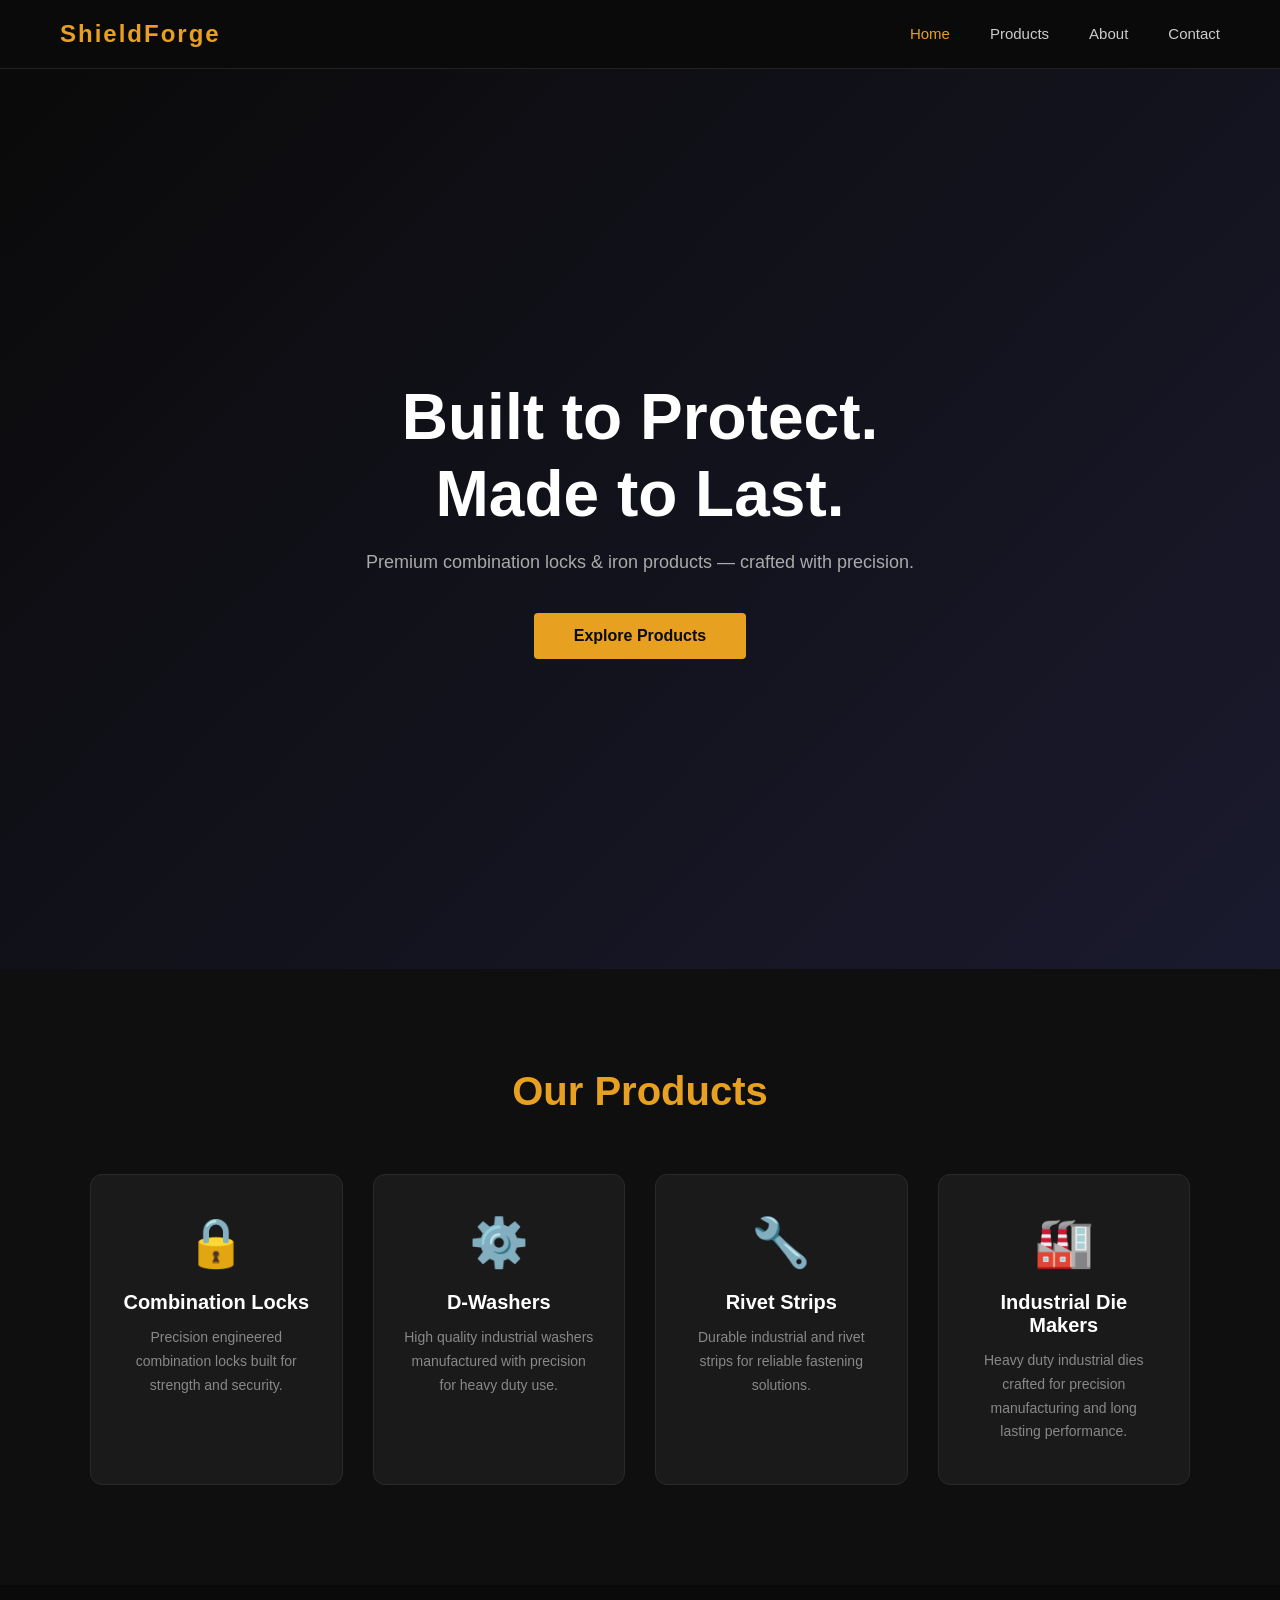
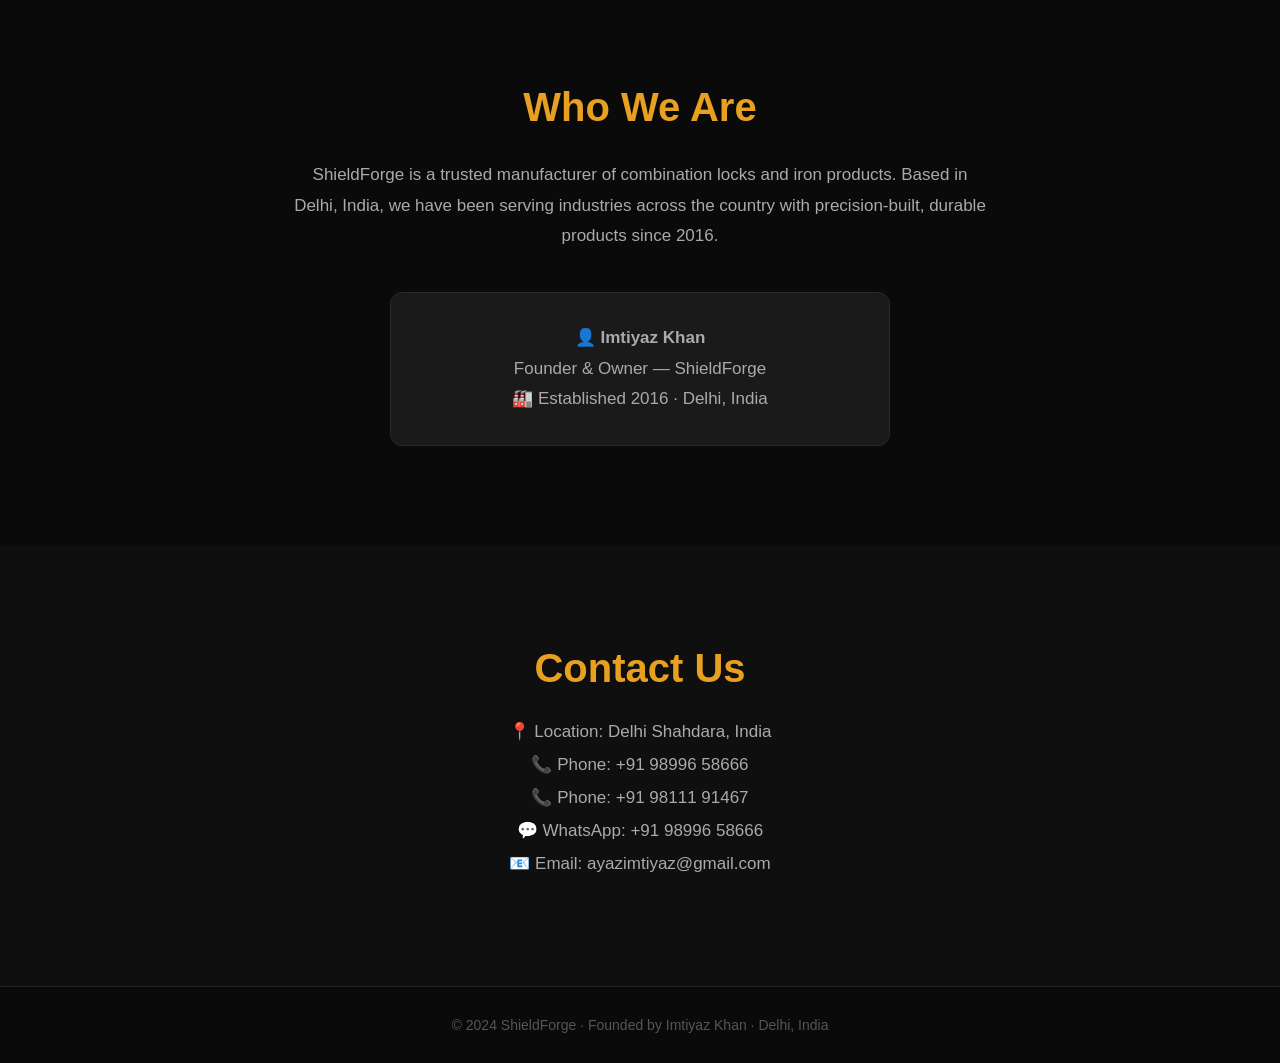
<file: index.html>
<!DOCTYPE html>
<html lang="en">
<head>
    <meta charset="UTF-8">
    <meta name="viewport" content="width=device-width, initial-scale=1.0">
    <title>ShieldForge</title>
    <link rel="stylesheet" href="style.css">
</head>
<body>

    <!-- NAVBAR -->
    <nav class="navbar">
        <div class="logo">ShieldForge</div>
        <ul class="nav-links">
            <li><a href="#home">Home</a></li>
            <li><a href="#products">Products</a></li>
            <li><a href="#about">About</a></li>
            <li><a href="#contact">Contact</a></li>
        </ul>
    </nav>

    <!-- HERO SECTION -->
    <section class="hero" id="home">
        <h1>Built to Protect.<br>Made to Last.</h1>
        <p>Premium combination locks & iron products — crafted with precision.</p>
        <a href="#products" class="btn">Explore Products</a>
    </section>

    <!-- PRODUCTS SECTION -->
    <section class="products" id="products">
        <h2>Our Products</h2>
        <div class="product-grid">

            <div class="card">
                <div class="card-icon">🔒</div>
                <h3><a href="locks.html">Combination Locks</a></h3>
                <p>Precision engineered combination locks built for strength and security.</p>
            </div>

            <div class="card">
                <div class="card-icon">⚙️</div>
                <h3><a href="washers.html">D-Washers</a></h3>
                <p>High quality industrial washers manufactured with precision for heavy duty use.</p>
            </div>

            <div class="card">
                <div class="card-icon">🔧</div>
                <h3><a href="earclips.html"> Rivet Strips</a></h3>
                <p>Durable industrial and rivet strips for reliable fastening solutions.</p>
            </div>

            <div class="card">
                <div class="card-icon">🏭</div>
                <h3><a href="dies.html">Industrial Die Makers</a></h3>
                <p>Heavy duty industrial dies crafted for precision manufacturing and long lasting performance.</p>
            </div>

        </div>
    </section>

    <!-- ABOUT SECTION -->
    <section class="about" id="about">
        <h2>Who We Are</h2>
        <p>ShieldForge is a trusted manufacturer of combination locks and iron products. Based in Delhi, India, we have been serving industries across the country with precision-built, durable products since 2016.</p>
        <div class="owner-info">
            <p class="owner-name">👤 Imtiyaz Khan</p>
            <p class="owner-title">Founder & Owner — ShieldForge</p>
            <p class="established">🏭 Established 2016 · Delhi, India</p>
        </div>
    </section>

    <!-- CONTACT SECTION -->
    <section class="contact" id="contact">
        <h2>Contact Us</h2>
        <p>📍 Location: Delhi Shahdara, India</p>
        <p>📞 Phone: +91 98996 58666</p>
        <p>📞 Phone: +91 98111 91467</p>
        <p>💬 WhatsApp: +91 98996 58666</p>
        <p>📧 Email: ayazimtiyaz@gmail.com</p>
    </section>

    <!-- FOOTER -->
    <footer>
        <p>© 2024 ShieldForge · Founded by Imtiyaz Khan · Delhi, India</p>
    </footer>

    <script src="script.js"></script>
</body>
</html>
</file>
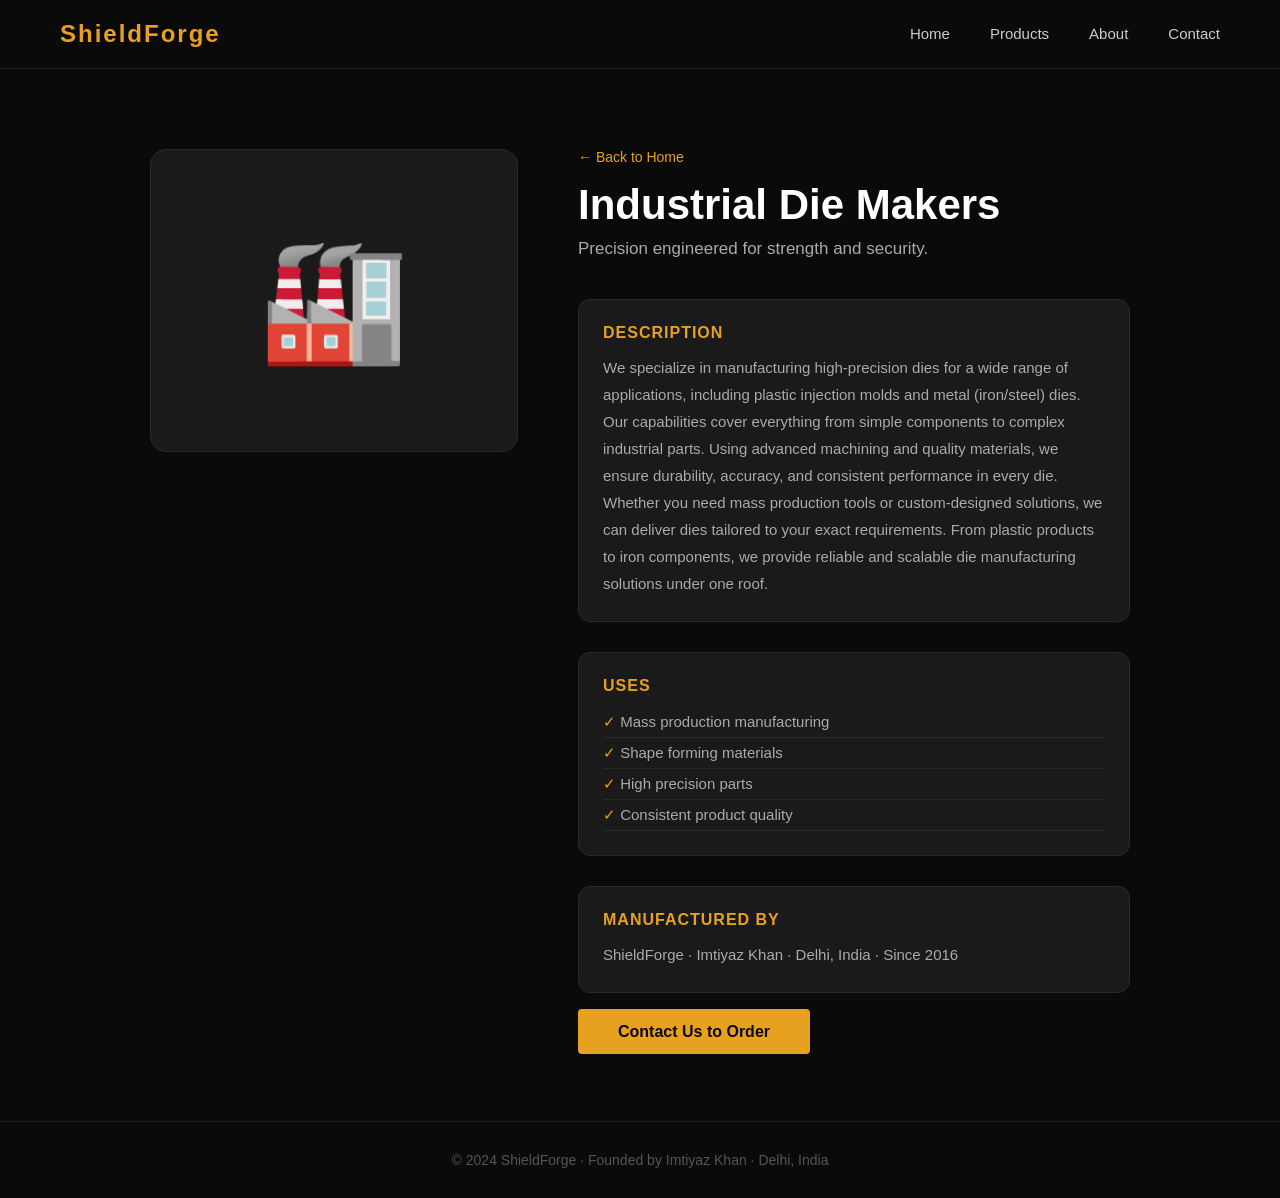
<file: dies.html>
<html lang="en">
<head>
    <meta charset="UTF-8">
    <meta name="viewport" content="width=device-width, initial-scale=1.0">
    <title>Combination Locks — ShieldForge</title>
    <link rel="stylesheet" href="style.css">
</head>
<body>

    <!-- NAVBAR -->
    <nav class="navbar">
        <div class="logo">ShieldForge</div>
        <ul class="nav-links">
            <li><a href="index.html">Home</a></li>
            <li><a href="index.html#products">Products</a></li>
            <li><a href="index.html#about">About</a></li>
            <li><a href="index.html#contact">Contact</a></li>
        </ul>
    </nav>

    <!-- PRODUCT DETAIL -->
    <section class="product-detail">

        <div class="detail-left">
            <div class="product-image-box">🏭</div>
        </div>

        <div class="detail-right">
            <p class="back-link"><a href="index.html">← Back to Home</a></p>
            <h1>Industrial Die Makers</h1>
            <p class="product-tagline">Precision engineered for strength and security.</p>

            <div class="product-info">
                <h3>Description</h3>
                <p>We specialize in manufacturing high-precision dies for a wide range of applications, including plastic injection molds and metal (iron/steel) dies. Our capabilities cover everything from simple components to complex industrial parts.

Using advanced machining and quality materials, we ensure durability, accuracy, and consistent performance in every die. Whether you need mass production tools or custom-designed solutions, we can deliver dies tailored to your exact requirements.

From plastic products to iron components, we provide reliable and scalable die manufacturing solutions under one roof.</p>
            </div>

            <div class="product-info">
                <h3>Uses</h3>
                <ul>
                    <li>Mass production manufacturing</li>
                    <li>Shape forming materials</li>
                    <li>High precision parts</li>
                    <li>Consistent product quality</li>
                </ul>
            </div>

            <div class="product-info">
                <h3>Manufactured By</h3>
                <p>ShieldForge · Imtiyaz Khan · Delhi, India · Since 2016</p>
            </div>

            <a href="index.html#contact" class="btn">Contact Us to Order</a>
        </div>

    </section>

    <footer>
        <p>© 2024 ShieldForge · Founded by Imtiyaz Khan · Delhi, India</p>
    </footer>

    <script src="script.js"></script>
</body>
</html>
</file>
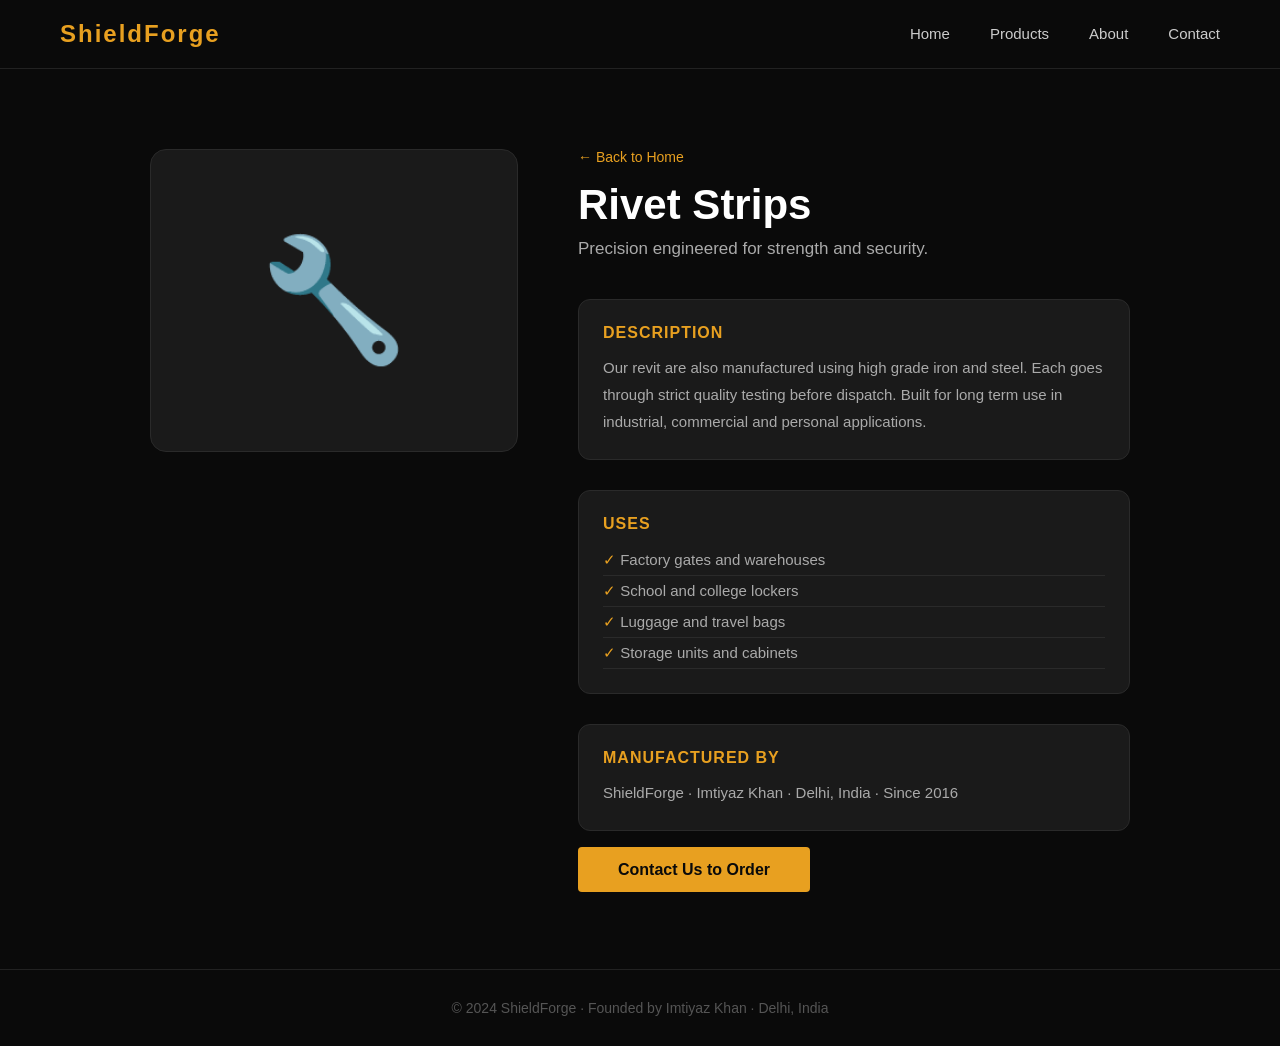
<file: earclips.html>
<html lang="en">
<head>
    <meta charset="UTF-8">
    <meta name="viewport" content="width=device-width, initial-scale=1.0">
    <title>Combination Locks — ShieldForge</title>
    <link rel="stylesheet" href="style.css">
</head>
<body>

    <!-- NAVBAR -->
    <nav class="navbar">
        <div class="logo">ShieldForge</div>
        <ul class="nav-links">
            <li><a href="index.html">Home</a></li>
            <li><a href="index.html#products">Products</a></li>
            <li><a href="index.html#about">About</a></li>
            <li><a href="index.html#contact">Contact</a></li>
        </ul>
    </nav>

    <!-- PRODUCT DETAIL -->
    <section class="product-detail">

        <div class="detail-left">
            <div class="product-image-box">🔧</div>
        </div>

        <div class="detail-right">
            <p class="back-link"><a href="index.html">← Back to Home</a></p>
            <h1>Rivet Strips</h1>
            <p class="product-tagline">Precision engineered for strength and security.</p>

            <div class="product-info">
                <h3>Description</h3>
                <p>Our revit are also manufactured using high grade iron and steel. Each  goes through strict quality testing before dispatch. Built for long term use in industrial, commercial and personal applications.</p>
            </div>

            <div class="product-info">
                <h3>Uses</h3>
                <ul>
                    <li>Factory gates and warehouses</li>
                    <li>School and college lockers</li>
                    <li>Luggage and travel bags</li>
                    <li>Storage units and cabinets</li>
                </ul>
            </div>

            <div class="product-info">
                <h3>Manufactured By</h3>
                <p>ShieldForge · Imtiyaz Khan · Delhi, India · Since 2016</p>
            </div>

            <a href="index.html#contact" class="btn">Contact Us to Order</a>
        </div>

    </section>

    <footer>
        <p>© 2024 ShieldForge · Founded by Imtiyaz Khan · Delhi, India</p>
    </footer>

    <script src="script.js"></script>
</body>
</html>
</file>
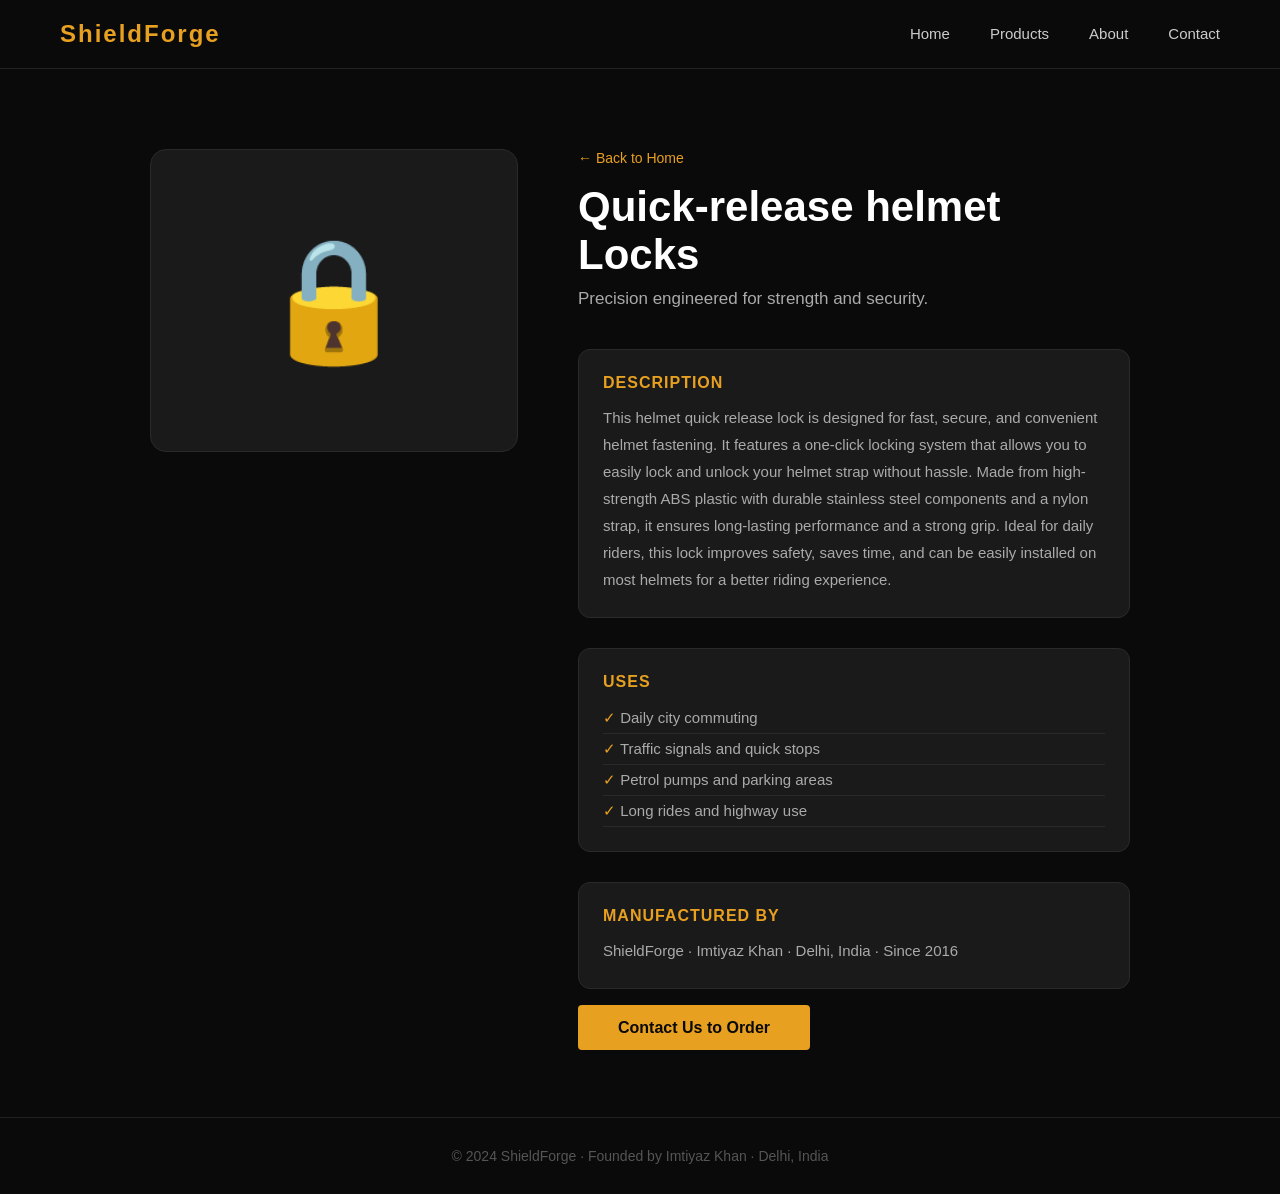
<file: locks.html>
<!DOCTYPE html>
<html lang="en">
<head>
    <meta charset="UTF-8">
    <meta name="viewport" content="width=device-width, initial-scale=1.0">
    <title>Combination Locks — ShieldForge</title>
    <link rel="stylesheet" href="style.css">
</head>
<body>

    <!-- NAVBAR -->
    <nav class="navbar">
        <div class="logo">ShieldForge</div>
        <ul class="nav-links">
            <li><a href="index.html">Home</a></li>
            <li><a href="index.html#products">Products</a></li>
            <li><a href="index.html#about">About</a></li>
            <li><a href="index.html#contact">Contact</a></li>
        </ul>
    </nav>

    <!-- PRODUCT DETAIL -->
    <section class="product-detail">

        <div class="detail-left">
            <div class="product-image-box">🔒</div>
        </div>

        <div class="detail-right">
            <p class="back-link"><a href="index.html">← Back to Home</a></p>
            <h1>Quick-release helmet Locks</h1>
            <p class="product-tagline">Precision engineered for strength and security.</p>

            <div class="product-info">
                <h3>Description</h3>
                <p>This helmet quick release lock is designed for fast, secure, and convenient helmet fastening. It features a one-click locking system that allows you to easily lock and unlock your helmet strap without hassle. Made from high-strength ABS plastic with durable stainless steel components and a nylon strap, it ensures long-lasting performance and a strong grip. Ideal for daily riders, this lock improves safety, saves time, and can be easily installed on most helmets for a better riding experience.</p>
            </div>

            <div class="product-info">
                <h3>Uses</h3>
                <ul>
                    <li>Daily city commuting</li>
                    <li>Traffic signals and quick stops</li>
                    <li>Petrol pumps and parking areas</li>
                    <li>Long rides and highway use</li>
                </ul>
            </div>

            <div class="product-info">
                <h3>Manufactured By</h3>
                <p>ShieldForge · Imtiyaz Khan · Delhi, India · Since 2016</p>
            </div>

            <a href="index.html#contact" class="btn">Contact Us to Order</a>
        </div>

    </section>

    <footer>
        <p>© 2024 ShieldForge · Founded by Imtiyaz Khan · Delhi, India</p>
    </footer>

    <script src="script.js"></script>
</body>
</html>
</file>
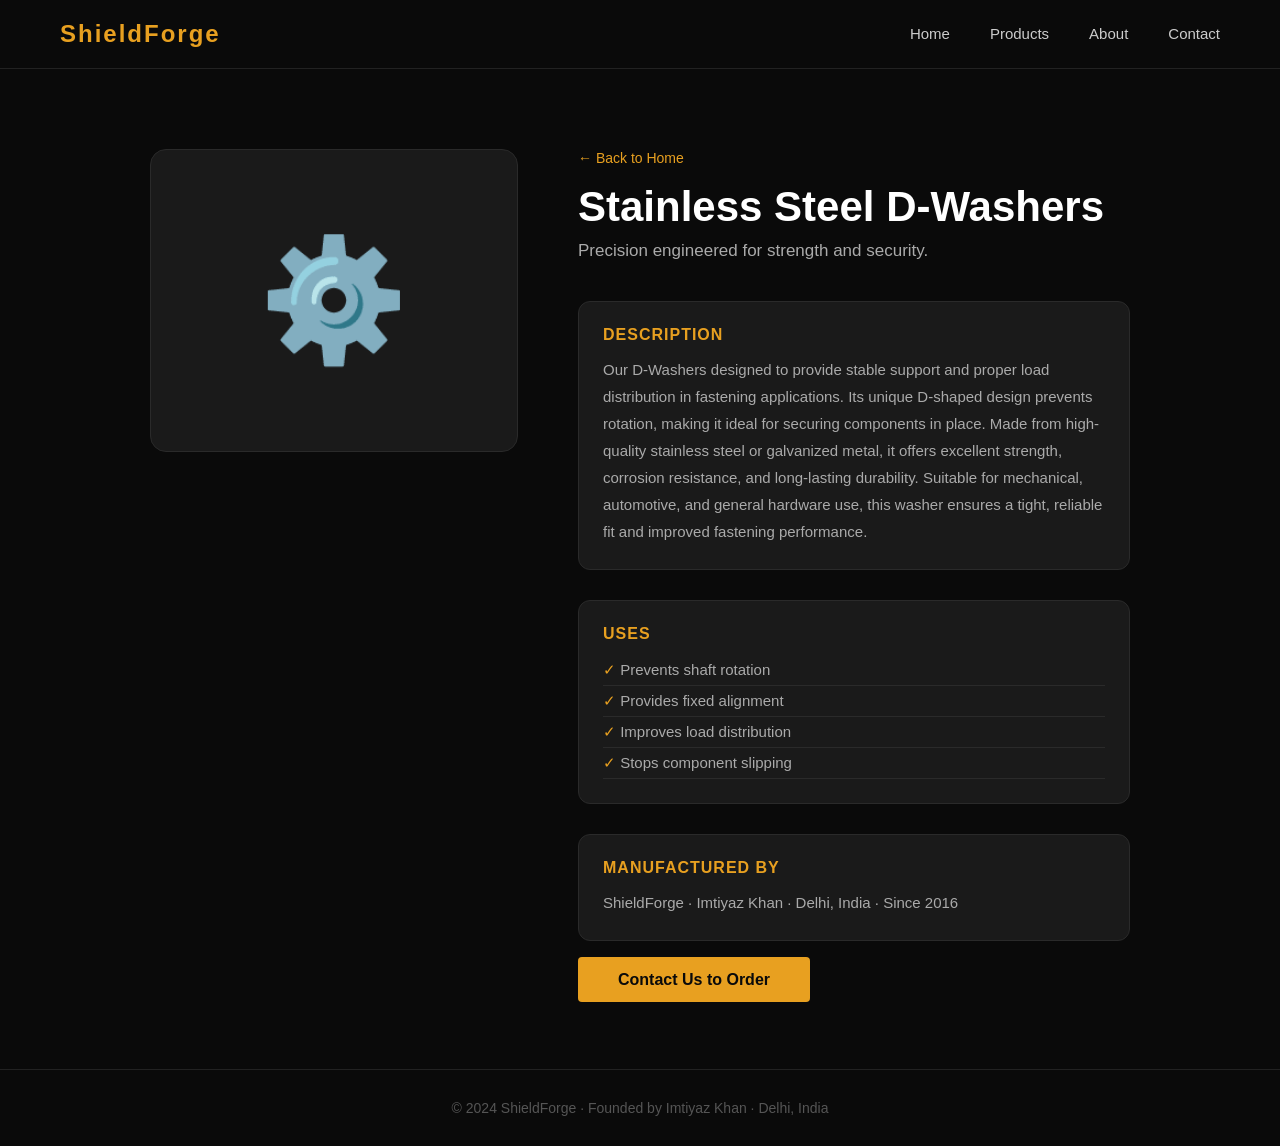
<file: washers.html>
<!DOCTYPE html>
<html lang="en">
<head>
    <meta charset="UTF-8">
    <meta name="viewport" content="width=device-width, initial-scale=1.0">
    <title>Combination Locks — ShieldForge</title>
    <link rel="stylesheet" href="style.css">
</head>
<body>

    <!-- NAVBAR -->
    <nav class="navbar">
        <div class="logo">ShieldForge</div>
        <ul class="nav-links">
            <li><a href="index.html">Home</a></li>
            <li><a href="index.html#products">Products</a></li>
            <li><a href="index.html#about">About</a></li>
            <li><a href="index.html#contact">Contact</a></li>
        </ul>
    </nav>

    <!-- PRODUCT DETAIL -->
    <section class="product-detail">

        <div class="detail-left">
            <div class="product-image-box">⚙️
</div>
        </div>

        <div class="detail-right">
            <p class="back-link"><a href="index.html">← Back to Home</a></p>
            <h1> Stainless Steel D-Washers</h1>
            <p class="product-tagline">Precision engineered for strength and security.</p>

            <div class="product-info">
                <h3>Description</h3>
                <p>Our D-Washers designed to provide stable support and proper load distribution in fastening applications. Its unique D-shaped design prevents rotation, making it ideal for securing components in place. Made from high-quality stainless steel or galvanized metal, it offers excellent strength, corrosion resistance, and long-lasting durability. Suitable for mechanical, automotive, and general hardware use, this washer ensures a tight, reliable fit and improved fastening performance.</p>
            </div>

            <div class="product-info">
                <h3>Uses</h3>
                <ul>
                    <li>Prevents shaft rotation</li>
                    <li>Provides fixed alignment</li>
                    <li>Improves load distribution</li>
                    <li>Stops component slipping</li>
                </ul>
            </div>

            <div class="product-info">
                <h3>Manufactured By</h3>
                <p>ShieldForge · Imtiyaz Khan · Delhi, India · Since 2016</p>
            </div>

            <a href="index.html#contact" class="btn">Contact Us to Order</a>
        </div>

    </section>

    <footer>
        <p>© 2024 ShieldForge · Founded by Imtiyaz Khan · Delhi, India</p>
    </footer>

    <script src="script.js"></script>
</body>
</html>
</file>
<file: style.css>
* {
    margin: 0;
    padding: 0;
    box-sizing: border-box;
    scroll-behavior: smooth;
}

body {
    font-family: 'Segoe UI', sans-serif;
    background-color: #0a0a0a;
    color: #ffffff;
}

/* NAVBAR */
.navbar {
    display: flex;
    justify-content: space-between;
    align-items: center;
    padding: 20px 60px;
    background-color: #0a0a0a;
    position: sticky;
    top: 0;
    z-index: 100;
    border-bottom: 1px solid #222;
}

.logo {
    font-size: 24px;
    font-weight: 700;
    color: #e8a020;
    letter-spacing: 2px;
}

.nav-links {
    list-style: none;
    display: flex;
    gap: 40px;
}

.nav-links a {
    text-decoration: none;
    color: #cccccc;
    font-size: 15px;
    transition: color 0.3s;
}

.nav-links a:hover {
    color: #e8a020;
}

/* HERO */
.hero {
    height: 100vh;
    display: flex;
    flex-direction: column;
    justify-content: center;
    align-items: center;
    text-align: center;
    padding: 0 20px;
    background: linear-gradient(135deg, #0a0a0a 0%, #1a1a2e 100%);
}

.hero h1 {
    font-size: 64px;
    font-weight: 800;
    line-height: 1.2;
    margin-bottom: 20px;
    color: #ffffff;
}

.hero p {
    font-size: 18px;
    color: #aaaaaa;
    margin-bottom: 40px;
}

.btn {
    padding: 14px 40px;
    background-color: #e8a020;
    color: #0a0a0a;
    text-decoration: none;
    font-weight: 700;
    border-radius: 4px;
    transition: background 0.3s, transform 0.2s;
}

.btn:hover {
    background-color: #ffb733;
    transform: translateY(-2px);
}

/* PRODUCTS */
.products {
    padding: 100px 60px;
    background-color: #0f0f0f;
    text-align: center;
}

.products h2 {
    font-size: 40px;
    margin-bottom: 60px;
    color: #e8a020;
}

.product-grid {
    display: grid;
    grid-template-columns: repeat(auto-fit, minmax(240px, 1fr));
    gap: 30px;
    max-width: 1100px;
    margin: 0 auto;
}

.card {
    background-color: #1a1a1a;
    border: 1px solid #2a2a2a;
    border-radius: 12px;
    padding: 40px 30px;
    transition: transform 0.3s, border-color 0.3s;
    cursor: pointer;
}

.card:hover {
    transform: translateY(-8px);
    border-color: #e8a020;
}

.card-icon {
    font-size: 48px;
    margin-bottom: 20px;
}

.card h3 {
    font-size: 20px;
    margin-bottom: 12px;
}

.card h3 a {
    color: #ffffff;
    text-decoration: none;
}

.card h3 a:hover {
    color: #e8a020;
}

.card p {
    font-size: 14px;
    color: #888888;
    line-height: 1.7;
}

/* ABOUT */
.about {
    padding: 100px 60px;
    text-align: center;
    background-color: #0a0a0a;
}

.about h2 {
    font-size: 40px;
    color: #e8a020;
    margin-bottom: 30px;
}

.about p {
    font-size: 17px;
    color: #aaaaaa;
    max-width: 700px;
    margin: 0 auto;
    line-height: 1.8;
}

/* OWNER INFO */
.owner-info {
    margin-top: 40px;
    background-color: #1a1a1a;
    border: 1px solid #2a2a2a;
    border-radius: 12px;
    padding: 30px;
    max-width: 500px;
    margin-left: auto;
    margin-right: auto;
}

.owner-name {
    font-size: 22px;
    font-weight: 700;
    color: #e8a020;
    margin-bottom: 8px;
}

.owner-title {
    font-size: 15px;
    color: #aaaaaa;
    margin-bottom: 8px;
}

.established {
    font-size: 14px;
    color: #666666;
}

/* CONTACT */
.contact {
    padding: 100px 60px;
    text-align: center;
    background-color: #0f0f0f;
}

.contact h2 {
    font-size: 40px;
    color: #e8a020;
    margin-bottom: 30px;
}

.contact p {
    font-size: 17px;
    color: #aaaaaa;
    margin-bottom: 12px;
}

/* FOOTER */
footer {
    text-align: center;
    padding: 30px;
    background-color: #0a0a0a;
    border-top: 1px solid #222;
    color: #555555;
    font-size: 14px;
}

/* PRODUCT DETAIL PAGE */
.product-detail {
    display: flex;
    gap: 60px;
    padding: 80px 60px;
    min-height: 100vh;
    align-items: flex-start;
    max-width: 1100px;
    margin: 0 auto;
}

.detail-left {
    flex: 1;
}

.product-image-box {
    background-color: #1a1a1a;
    border: 1px solid #2a2a2a;
    border-radius: 16px;
    padding: 80px;
    text-align: center;
    font-size: 120px;
    position: sticky;
    top: 100px;
}

.detail-right {
    flex: 1.5;
}

.back-link a {
    color: #e8a020;
    text-decoration: none;
    font-size: 14px;
}

.back-link a:hover {
    text-decoration: underline;
}

.detail-right h1 {
    font-size: 42px;
    font-weight: 800;
    margin: 16px 0 10px;
    color: #ffffff;
}

.product-tagline {
    font-size: 17px;
    color: #aaaaaa;
    margin-bottom: 40px;
}

.product-info {
    margin-bottom: 30px;
    background-color: #1a1a1a;
    border: 1px solid #2a2a2a;
    border-radius: 12px;
    padding: 24px;
}

.product-info h3 {
    font-size: 16px;
    color: #e8a020;
    margin-bottom: 12px;
    text-transform: uppercase;
    letter-spacing: 1px;
}

.product-info p {
    font-size: 15px;
    color: #aaaaaa;
    line-height: 1.8;
}

.product-info ul {
    list-style: none;
    padding: 0;
}

.product-info ul li {
    font-size: 15px;
    color: #aaaaaa;
    padding: 6px 0;
    border-bottom: 1px solid #2a2a2a;
}

.product-info ul li::before {
    content: "✓ ";
    color: #e8a020;
}* {
    margin: 0;
    padding: 0;
    box-sizing: border-box;
    scroll-behavior: smooth;
}

body {
    font-family: 'Segoe UI', sans-serif;
    background-color: #0a0a0a;
    color: #ffffff;
}

/* NAVBAR */
.navbar {
    display: flex;
    justify-content: space-between;
    align-items: center;
    padding: 20px 60px;
    background-color: #0a0a0a;
    position: sticky;
    top: 0;
    z-index: 100;
    border-bottom: 1px solid #222;
}

.logo {
    font-size: 24px;
    font-weight: 700;
    color: #e8a020;
    letter-spacing: 2px;
}

.nav-links {
    list-style: none;
    display: flex;
    gap: 40px;/* MOBILE RESPONSIVE */
@media (max-width: 768px) {

    .navbar {
        padding: 16px 20px;
    }

    .nav-links {
        gap: 16px;
    }

    .nav-links a {
        font-size: 13px;
    }

    .hero h1 {
        font-size: 36px;
    }

    .hero p {
        font-size: 15px;
    }

    .products {
        padding: 60px 20px;
    }

    .about {
        padding: 60px 20px;
    }

    .contact {
        padding: 60px 20px;
    }

    .product-grid {
        grid-template-columns: 1fr;
    }

    .product-detail {
        flex-direction: column;
        padding: 40px 20px;
    }

    .product-image-box {
        font-size: 80px;
        padding: 40px;
        position: static;
    }

    .detail-right h1 {
        font-size: 28px;
    }

    .owner-info {
        padding: 20px;
    }
}
</file>
